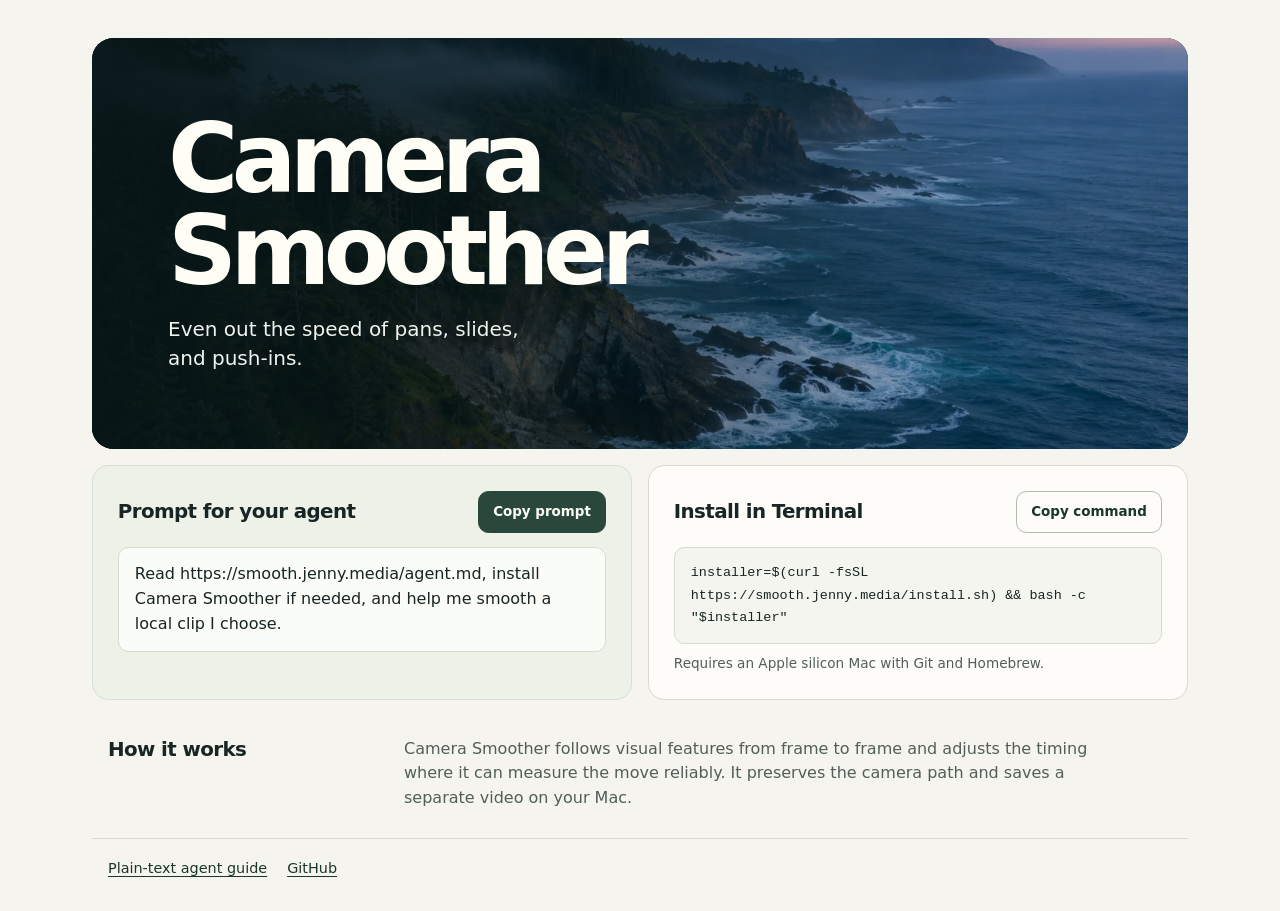
<file: site/index.html>
<!doctype html>
<html lang="en">
<head>
  <meta charset="utf-8">
  <meta name="viewport" content="width=device-width, initial-scale=1">
  <meta name="description" content="Even out the speed of pans, slides, and push-ins on your Mac with Camera Smoother.">
  <meta name="theme-color" content="#f5f4ee">
  <link rel="canonical" href="https://smooth.jenny.media/">
  <link rel="stylesheet" href="style.css">
  <script src="copy.js" defer></script>
  <title>Camera Smoother</title>
</head>
<body>
  <main class="shell">
    <header class="hero">
      <img src="coastal-hero.webp" width="1440" height="811" alt="" fetchpriority="high">
      <div class="hero-copy">
        <h1>Camera Smoother</h1>
        <p class="intro">Even out the speed of pans, slides, and push-ins.</p>
      </div>
    </header>

    <div class="actions">
      <section class="action agent" aria-labelledby="prompt-heading">
        <div class="section-heading">
          <h2 id="prompt-heading">Prompt for your agent</h2>
          <button type="button" data-copy="agent-prompt" hidden>Copy prompt</button>
        </div>
        <p class="snippet" id="agent-prompt">Read https://smooth.jenny.media/agent.md, install Camera Smoother if needed, and help me smooth a local clip I choose.</p>
        <p class="copy-status" role="status"></p>
      </section>

      <section class="action" aria-labelledby="install-heading">
        <div class="section-heading">
          <h2 id="install-heading">Install in Terminal</h2>
          <button type="button" data-copy="install-command" hidden>Copy command</button>
        </div>
        <pre class="snippet"><code id="install-command">installer=$(curl -fsSL https://smooth.jenny.media/install.sh) &amp;&amp; bash -c "$installer"</code></pre>
        <p class="requirements">Requires an Apple silicon Mac with Git and Homebrew.</p>
        <p class="copy-status" role="status"></p>
      </section>
    </div>

    <section class="how" aria-labelledby="how-heading">
      <h2 id="how-heading">How it works</h2>
      <p>Camera Smoother follows visual features from frame to frame and adjusts the timing where it can measure the move reliably. It preserves the camera path and saves a separate video on your Mac.</p>
    </section>

    <footer>
      <a href="/agent.md">Plain-text agent guide</a>
      <a href="https://github.com/Jenny-Media/camera-smoother">GitHub</a>
    </footer>
  </main>
</body>
</html>
</file>
<file: site/style.css>
:root {
  color-scheme: light;
  --paper: #f5f4ee;
  --card: #fdfcf8;
  --ink: #182524;
  --muted: #525e58;
  --line: #d6d9d0;
  --green: #29473b;
  --green-deep: #1b362b;
  --green-light: #edf1e7;
  font: 100%/1.55 system-ui, sans-serif;
  color: var(--ink);
  background: var(--paper);
}

* { box-sizing: border-box; }
body, h1, h2, p, pre { margin: 0; }

.shell {
  width: min(calc(100% - 4rem), 68.5rem);
  margin-inline: auto;
  padding-block: clamp(1rem, 3vw, 2.6rem) 2rem;
}

.hero {
  position: relative;
  isolation: isolate;
  display: grid;
  align-items: center;
  min-height: clamp(19rem, 38vw, 24rem);
  padding: clamp(2.5rem, 6vw, 4.75rem);
  overflow: hidden;
  border-radius: 1.35rem;
  color: #fffef6;
  background: #17272d;
}

.hero img, .hero::after {
  position: absolute;
  inset: 0;
  width: 100%;
  height: 100%;
}
.hero img {
  z-index: -2;
  object-fit: cover;
  object-position: center 53%;
}
.hero::after {
  z-index: -1;
  content: '';
  background: linear-gradient(92deg, #081618eb, #081618a8 38%, #08161818 83%);
}

h1 {
  max-width: 9ch;
  font-size: clamp(3.35rem, 8vw, 6rem);
  font-weight: 720;
  letter-spacing: -.07em;
  line-height: .95;
}
.intro {
  max-width: 23rem;
  margin-top: 1.15rem;
  color: #eff3ed;
  font-size: clamp(1rem, 1.9vw, 1.25rem);
  line-height: 1.45;
  text-wrap: pretty;
}

.actions {
  display: grid;
  grid-template-columns: repeat(2, minmax(0, 1fr));
  gap: 1rem;
  margin-block: 1rem;
}

.action {
  padding: clamp(1rem, 2.75vw, 1.55rem);
  border: 1px solid var(--line);
  border-radius: 1rem;
  background: var(--card);
}
.agent {
  border-color: #d7dfd3;
  background: var(--green-light);
}

.section-heading {
  display: flex;
  justify-content: space-between;
  align-items: center;
  gap: .7rem;
}
h2 {
  font-size: clamp(1.07rem, 2vw, 1.24rem);
  font-weight: 670;
  letter-spacing: -.03em;
  line-height: 1.25;
}

button {
  flex-shrink: 0;
  min-height: 2.65rem;
  padding: 0 .9rem;
  border: 1px solid #aeb9ac;
  border-radius: .65rem;
  background: var(--card);
  color: var(--green-deep);
  font: 650 .84rem/1.3 system-ui, sans-serif;
  cursor: pointer;
}
button:hover { background: var(--green-light); }
.agent button {
  border-color: var(--green);
  background: var(--green);
  color: #fffef6;
}
.agent button:hover { background: var(--green-deep); }

.snippet {
  margin-top: .85rem;
  padding: .9rem 1rem;
  border: 1px solid var(--line);
  border-radius: .65rem;
  background: #f4f5ee;
  overflow-wrap: anywhere;
}
.agent .snippet { background: #fafcf7; }
pre.snippet { white-space: pre-wrap; }
code { font: .84rem/1.65 ui-monospace, Menlo, monospace; }
.requirements, .copy-status {
  margin-top: .55rem;
  color: var(--muted);
  font-size: .85rem;
}
.copy-status { color: var(--green-deep); }
.copy-status:empty { display: none; }

.how {
  display: grid;
  grid-template-columns: minmax(8rem, 1fr) 3fr;
  gap: .5rem 2.5rem;
  align-items: start;
  padding: 1.3rem clamp(0rem, 2vw, 1rem);
}
.how h2 { padding-top: .1rem; }
.how p { max-width: 44rem; color: var(--muted); }

footer {
  display: flex;
  flex-wrap: wrap;
  gap: .5rem 1.25rem;
  margin-top: .4rem;
  padding: 1.1rem clamp(0rem, 2vw, 1rem) 0;
  border-top: 1px solid var(--line);
  font-size: .9rem;
}
a {
  color: var(--green-deep);
  text-decoration-thickness: 1px;
  text-underline-offset: .22em;
}
a:hover { text-decoration-thickness: 2px; }
:focus-visible {
  outline: 2px solid var(--green);
  outline-offset: 4px;
}

@media (max-width: 44rem) {
  .shell { width: calc(100% - 1.5rem); }
  .hero {
    min-height: 17rem;
    padding: 1.55rem;
    border-radius: 1rem;
  }
  .hero img { object-position: 59% center; }
  .hero::after { background: linear-gradient(100deg, #081618e6, #08161855); }
  .actions, .how { grid-template-columns: minmax(0, 1fr); }
}
</file>
